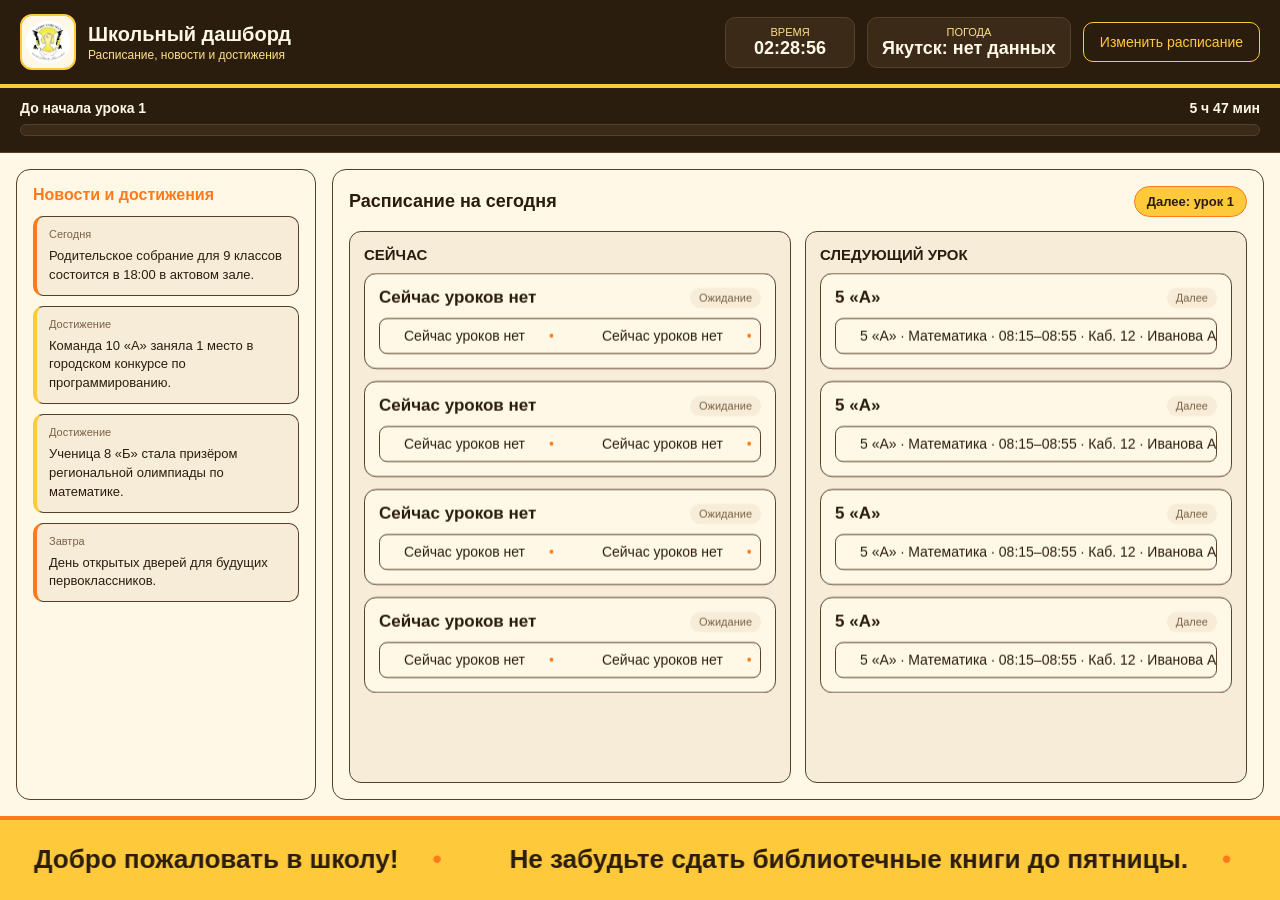
<file: index.html>
<!DOCTYPE html>
<html lang="ru">
<head>
  <meta charset="UTF-8">
  <meta name="viewport" content="width=device-width, initial-scale=1.0">
  <title>Школьный дашборд</title>
  <link rel="stylesheet" href="style.css">
</head>
<body>

<header>
  <div class="logo">
    <img
      class="logo-image"
      src="image.png"
      alt="Логотип школы"
    >

    <div>
      <h1>Школьный дашборд</h1>
      <p>Расписание, новости и достижения</p>
    </div>
  </div>

  <div class="header-info">
    <div class="info-card">
      <div class="label">Время</div>
      <div class="value" id="clock">--:--:--</div>
    </div>

    <div class="info-card">
      <div class="label">Погода</div>
      <div class="value" id="weather">Загрузка…</div>
    </div>

    <a class="admin-link" href="admin.html">Изменить расписание</a>
  </div>
</header>

<div class="timeline">
  <div class="timeline-info">
    <span id="timelineLabel">Определение времени…</span>
    <span id="timelineTime">--:--</span>
  </div>

  <div class="timeline-bar">
    <div class="timeline-progress" id="timelineProgress"></div>
  </div>
</div>

<main>
  <aside class="side-panel">
    <h2>Новости и достижения</h2>
    <div id="sidePanelContent"></div>
  </aside>

  <section class="schedule">
    <div class="schedule-head">
      <h2>Расписание на сегодня</h2>
      <div class="current-lesson" id="currentLesson">Определение урока…</div>
    </div>

    <div class="schedule-columns">
      <div class="schedule-column">
        <h3>Сейчас</h3>
        <div class="vertical-marquee">
          <div class="vertical-inner" id="currentClasses"></div>
        </div>
      </div>

      <div class="schedule-column">
        <h3>Следующий урок</h3>
        <div class="vertical-marquee">
          <div class="vertical-inner" id="nextClasses"></div>
        </div>
      </div>
    </div>
  </section>
</main>

<div class="news-ticker">
  <div class="news-ticker-inner" id="newsTicker"></div>
</div>

<script>
  const DEFAULT_DATA = {
    lessons: [
      { start: 495, end: 535, name: "1 урок", subject: "Математика" },
      { start: 545, end: 585, name: "2 урок", subject: "Русский язык" },
      { start: 595, end: 635, name: "3 урок", subject: "Литература" },
      { start: 645, end: 685, name: "4 урок", subject: "История" },
      { start: 695, end: 735, name: "5 урок", subject: "Английский язык" },
      { start: 745, end: 785, name: "6 урок", subject: "Физика" },
      { start: 795, end: 835, name: "7 урок", subject: "Информатика" },
      { start: 845, end: 885, name: "8 урок", subject: "Химия" },
      { start: 895, end: 935, name: "9 урок", subject: "Биология" },
      { start: 945, end: 985, name: "10 урок", subject: "География" }
    ],
    classes: [
      { name: "5 «А»", room: "Каб. 12", teacher: "Иванова А. П." },
      { name: "5 «Б»", room: "Каб. 13", teacher: "Николаева О. В." },
      { name: "6 «А»", room: "Каб. 24", teacher: "Петров С. В." },
      { name: "6 «Б»", room: "Каб. 25", teacher: "Фёдоров И. И." },
      { name: "7 «А»", room: "Каб. 31", teacher: "Смирнова Е. Н." },
      { name: "7 «Б»", room: "Каб. 32", teacher: "Павлова Н. С." },
      { name: "8 «А»", room: "Каб. 18", teacher: "Алексеев Р. П." },
      { name: "8 «Б»", room: "Каб. 19", teacher: "Кузнецов Д. А." },
      { name: "9 «А»", room: "Каб. 22", teacher: "Орлова М. И." },
      { name: "9 «Б»", room: "Каб. 23", teacher: "Егорова Л. А." },
      { name: "10 «А»", room: "Каб. 40", teacher: "Соколов В. В." },
      { name: "10 «Б»", room: "Каб. 41", teacher: "Григорьев А. Н." },
      { name: "11 «А»", room: "Каб. 46", teacher: "Семёнова В. К." },
      { name: "11 «Б»", room: "Каб. 47", teacher: "Морозова Т. С." }
    ],
    sideNews: [
      {
        type: "news",
        date: "Сегодня",
        text: "Родительское собрание для 9 классов состоится в 18:00 в актовом зале.",
        photo: ""
      },
      {
        type: "achievement",
        date: "Достижение",
        text: "Команда 10 «А» заняла 1 место в городском конкурсе по программированию.",
        photo: ""
      },
      {
        type: "achievement",
        date: "Достижение",
        text: "Ученица 8 «Б» стала призёром региональной олимпиады по математике.",
        photo: ""
      },
      {
        type: "news",
        date: "Завтра",
        text: "День открытых дверей для будущих первоклассников.",
        photo: ""
      }
    ],
    tickerNews: [
      "Добро пожаловать в школу!",
      "Не забудьте сдать библиотечные книги до пятницы.",
      "Фотокросс состоится в субботу в 11:00.",
      "Поздравляем победителей школьной олимпиады!",
      "Следите за расписанием и не опаздывайте на уроки."
    ]
  };

  const CITY = "Якутск";
  const LAT = 62.0281;
  const LON = 129.7326;

  const CLASS_MARQUEE_SPEED = 10;
  const NEWS_MARQUEE_SPEED = 8;

  function loadData() {
    const saved = localStorage.getItem("schoolDashboardData");

    if (!saved) {
      return structuredClone(DEFAULT_DATA);
    }

    return JSON.parse(saved);
  }

  function pad(number) {
    return String(number).padStart(2, "0");
  }

  function formatTime(minutes) {
    return `${pad(Math.floor(minutes / 60))}:${pad(minutes % 60)}`;
  }

  function formatRemaining(minutes) {
    const hours = Math.floor(minutes / 60);
    const mins = minutes % 60;

    if (hours > 0) {
      return `${hours} ч ${mins} мин`;
    }

    return `${mins} мин`;
  }

  function setMarqueeSpeed(track, speed) {
    requestAnimationFrame(() => {
      const container = track.parentElement;
      const containerWidth = container.clientWidth;

      let contentWidth = track.scrollWidth / 2;

      while (contentWidth < containerWidth * 2) {
        const spans = Array.from(track.children);

        spans.forEach(span => {
          const copy = span.cloneNode(true);
          track.appendChild(copy);
        });

        contentWidth = track.scrollWidth / 2;
      }

      if (contentWidth > 0) {
        const duration = contentWidth / speed;
        track.style.setProperty("--marquee-duration", `${duration}s`);
      }
    });
  }

  function setVerticalSpeed(track, speed) {
    requestAnimationFrame(() => {
      const contentHeight = track.scrollHeight / 2;

      if (contentHeight > 0) {
        const duration = contentHeight / speed;
        track.style.setProperty("--vertical-duration", `${duration}s`);
      }
    });
  }

  function updateClock() {
    const now = new Date();

    document.getElementById("clock").textContent =
      `${pad(now.getHours())}:${pad(now.getMinutes())}:${pad(now.getSeconds())}`;

    updateTimeline(now.getHours() * 60 + now.getMinutes());
  }

  function updateTimeline(nowMinutes) {
    const data = loadData();
    const lessons = data.lessons;

    const label = document.getElementById("timelineLabel");
    const time = document.getElementById("timelineTime");
    const progress = document.getElementById("timelineProgress");

    let activeLesson = null;
    let nextLesson = null;

    lessons.forEach(lesson => {
      if (nowMinutes >= lesson.start && nowMinutes < lesson.end) {
        activeLesson = lesson;
      }

      if (!nextLesson && lesson.start > nowMinutes) {
        nextLesson = lesson;
      }
    });

    if (activeLesson) {
      const total = activeLesson.end - activeLesson.start;
      const passed = nowMinutes - activeLesson.start;
      const remaining = activeLesson.end - nowMinutes;

      const lessonNumber = activeLesson.name.replace(" урок", "");

      label.textContent = `До конца урока ${lessonNumber}`;
      time.textContent = formatRemaining(remaining);

      progress.style.width = `${(passed / total) * 100}%`;
      progress.style.background = "var(--orange)";

      return;
    }

    if (nextLesson) {
      const breakEnd = nextLesson.start;
      const breakStart = nextLesson.start - 10;

      if (nowMinutes >= breakStart && nowMinutes < breakEnd) {
        const total = breakEnd - breakStart;
        const passed = nowMinutes - breakStart;
        const remaining = breakEnd - nowMinutes;

        label.textContent = "До конца перемены";
        time.textContent = formatRemaining(remaining);

        progress.style.width = `${(passed / total) * 100}%`;
        progress.style.background = "var(--yellow)";

        return;
      }

      const remaining = nextLesson.start - nowMinutes;
      const lessonNumber = nextLesson.name.replace(" урок", "");

      label.textContent = `До начала урока ${lessonNumber}`;
      time.textContent = formatRemaining(remaining);

      progress.style.width = "0%";
      progress.style.background = "var(--yellow)";

      return;
    }

    label.textContent = "Уроки на сегодня завершены";
    time.textContent = "";

    progress.style.width = "100%";
    progress.style.background = "var(--orange)";
  }

  function updateSchedule() {
    const now = new Date();
    const nowMinutes = now.getHours() * 60 + now.getMinutes();

    const data = loadData();
    const currentLesson = document.getElementById("currentLesson");

    const currentBox = document.getElementById("currentClasses");
    const nextBox = document.getElementById("nextClasses");

    currentBox.innerHTML = "";
    nextBox.innerHTML = "";

    const upcomingLessons = data.lessons.filter(
      lesson => lesson.end > nowMinutes
    );

    let activeLesson = null;
    let nextLesson = null;

    upcomingLessons.forEach(lesson => {
      if (nowMinutes >= lesson.start && nowMinutes < lesson.end) {
        activeLesson = lesson;
      }

      if (!nextLesson && lesson.start > nowMinutes) {
        nextLesson = lesson;
      }
    });

    if (activeLesson) {
      const lessonNumber = activeLesson.name.replace(" урок", "");

      currentLesson.textContent = `Урок ${lessonNumber}`;
    } else if (nextLesson) {
      const lessonNumber = nextLesson.name.replace(" урок", "");

      currentLesson.textContent = `Далее: урок ${lessonNumber}`;
    } else {
      currentLesson.textContent = "Уроки завершены";
    }

    const currentClasses = [];
    const nextClasses = [];

    upcomingLessons.forEach((lesson, index) => {
      const schoolClass = data.classes[index % data.classes.length];

      const text =
        `${schoolClass.name} · ${lesson.subject} · ` +
        `${formatTime(lesson.start)}–${formatTime(lesson.end)} · ` +
        `${schoolClass.room} · ${schoolClass.teacher}`;

      if (activeLesson === lesson) {
        currentClasses.push({
          text,
          status: "Сейчас"
        });
      }

      if (nextLesson === lesson) {
        nextClasses.push({
          text,
          status: "Далее"
        });
      }
    });

    if (currentClasses.length === 0) {
      currentClasses.push({
        text: "Сейчас уроков нет",
        status: "Ожидание"
      });
    }

    if (nextClasses.length === 0) {
      nextClasses.push({
        text: "Следующих уроков нет",
        status: "Ожидание"
      });
    }

    fillVerticalMarquee(currentBox, currentClasses, CLASS_MARQUEE_SPEED);
    fillVerticalMarquee(nextBox, nextClasses, CLASS_MARQUEE_SPEED);
  }

  function createClassCard(item) {
    const card = document.createElement("div");
    card.className = "class-card";

    const className = item.text.split(" · ")[0];

    card.innerHTML = `
      <div class="class-title">
        <strong>${className}</strong>
        <span class="status">${item.status}</span>
      </div>

      <div class="marquee">
        <div class="marquee-inner">
          <span>${item.text}</span>
          <span>${item.text}</span>
        </div>
      </div>
    `;

    const track = card.querySelector(".marquee-inner");
    setMarqueeSpeed(track, CLASS_MARQUEE_SPEED);

    return card;
  }

  function fillVerticalMarquee(box, items, speed) {
    const repeats = 4;

    for (let i = 0; i < repeats; i++) {
      items.forEach(item => {
        box.appendChild(createClassCard(item));
      });
    }

    setVerticalSpeed(box, speed);
  }

  function renderSidePanel() {
    const data = loadData();
    const box = document.getElementById("sidePanelContent");

    box.innerHTML = "";

    data.sideNews.forEach(item => {
      const block = document.createElement("div");

      block.className =
        item.type === "achievement" ? "achievement" : "news-item";

      let photoHTML = "";

      if (item.type === "achievement" && item.photo) {
        photoHTML = `
          <img
            class="achievement-photo"
            src="${item.photo}"
            alt="Фото достижения"
          >
        `;
      }

      block.innerHTML = `
        ${photoHTML}
        <time>${item.date}</time>
        ${item.text}
      `;

      box.appendChild(block);
    });
  }

  function renderTicker() {
    const data = loadData();
    const ticker = document.getElementById("newsTicker");

    ticker.innerHTML = `
      <div class="news-ticker-inner"></div>
    `;

    const track = ticker.querySelector(".news-ticker-inner");
    const repeats = 4;

    for (let i = 0; i < repeats; i++) {
      data.tickerNews.forEach(text => {
        const span = document.createElement("span");
        span.textContent = text;
        track.appendChild(span);
      });
    }

    setMarqueeSpeed(track, NEWS_MARQUEE_SPEED);
  }

  async function loadWeather() {
    const url =
      `https://api.open-meteo.com/v1/forecast` +
      `?latitude=${LAT}&longitude=${LON}` +
      `&current=temperature_2m,weather_code,wind_speed_10m` +
      `&timezone=Asia%2FYakutsk`;

    try {
      const response = await fetch(url);
      const data = await response.json();

      const temperature = Math.round(data.current.temperature_2m);
      const wind = Math.round(data.current.wind_speed_10m);

      document.getElementById("weather").textContent =
        `${CITY}: ${temperature}°C · ветер ${wind} км/ч`;
    } catch {
      document.getElementById("weather").textContent =
        `${CITY}: нет данных`;
    }
  }

  updateClock();
  setInterval(updateClock, 1000);

  updateSchedule();
  setInterval(updateSchedule, 30000);

  renderSidePanel();
  renderTicker();

  loadWeather();
  setInterval(loadWeather, 10 * 60 * 1000);

  let resizeTimer;

  window.addEventListener("resize", () => {
    clearTimeout(resizeTimer);

    resizeTimer = setTimeout(() => {
      document
        .querySelectorAll(".marquee-inner, .news-ticker-inner")
        .forEach(track => {
          const isClassTrack = track.closest(".marquee");
          const speed = isClassTrack
            ? CLASS_MARQUEE_SPEED
            : NEWS_MARQUEE_SPEED;

          setMarqueeSpeed(track, speed);
        });

      document
        .querySelectorAll(".vertical-inner")
        .forEach(track => {
          setVerticalSpeed(track, CLASS_MARQUEE_SPEED);
        });
    }, 200);
  });
</script>

</body>
</html>
</file>
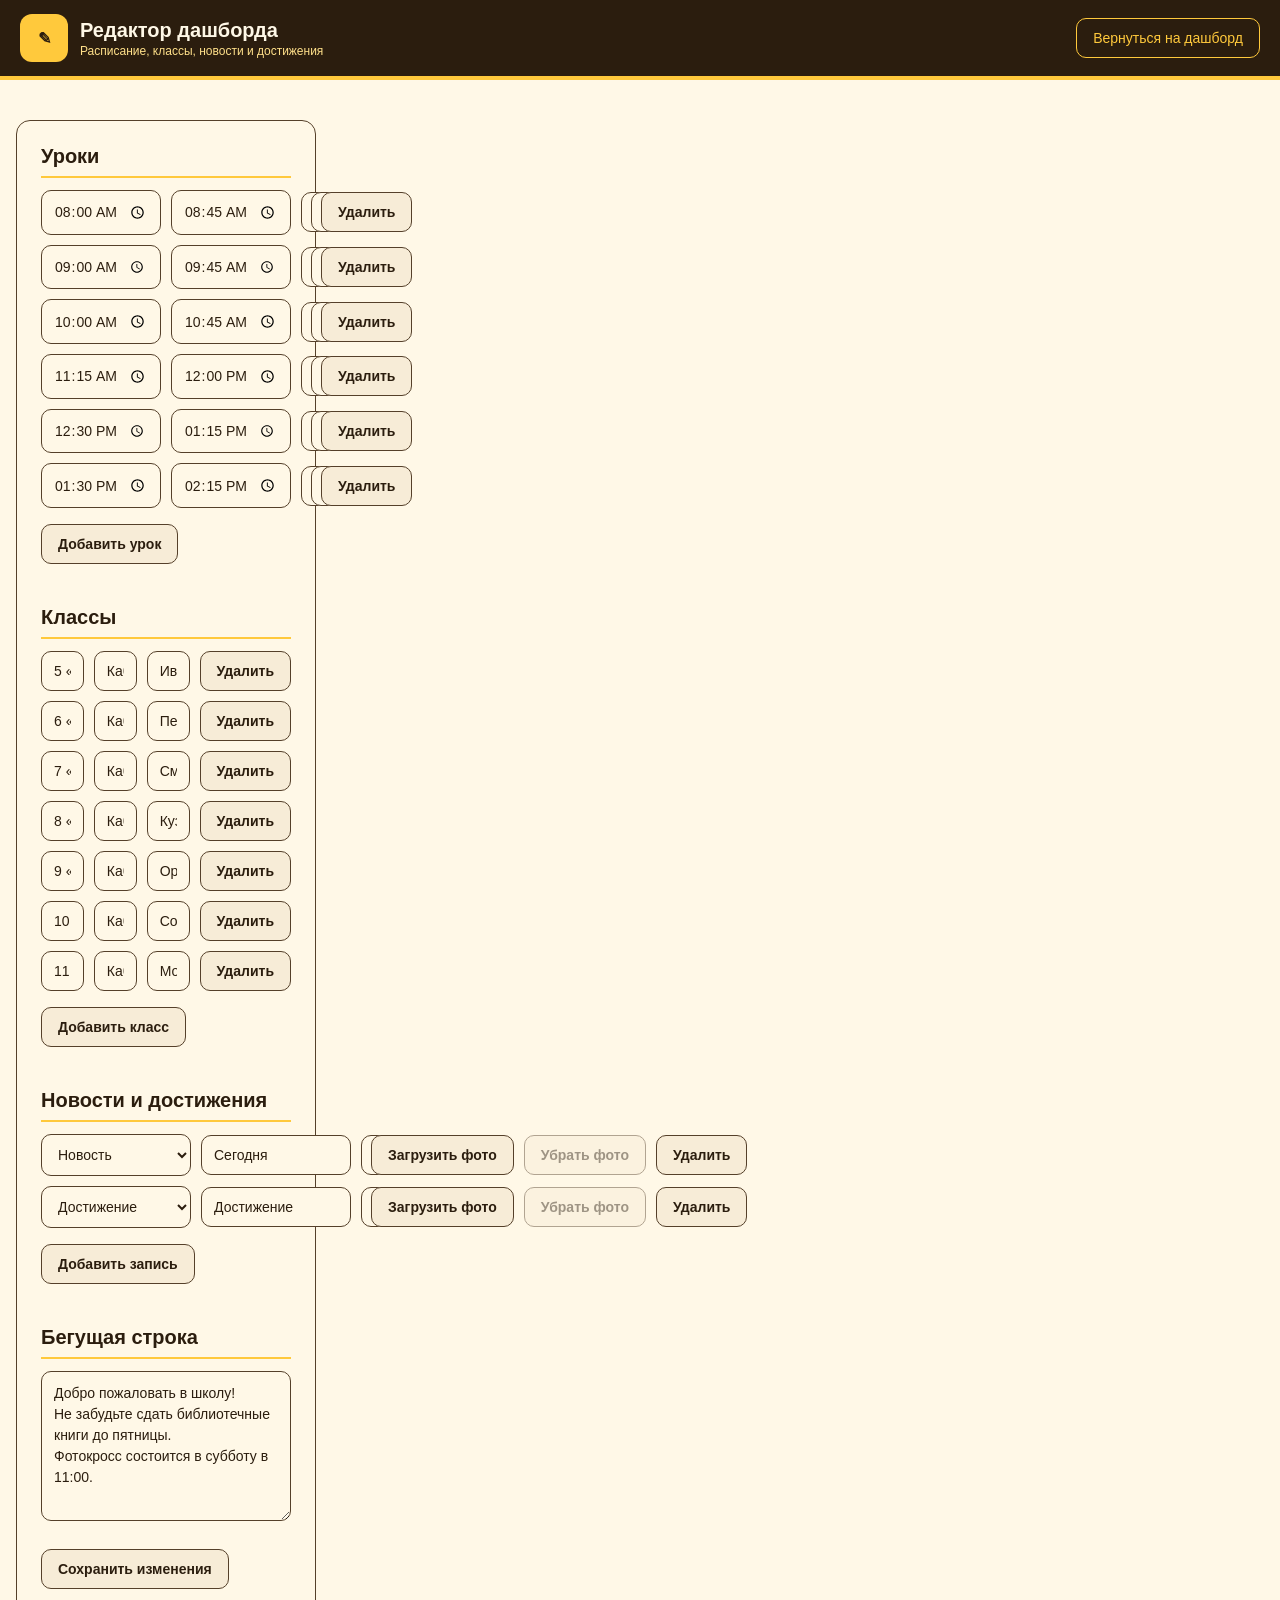
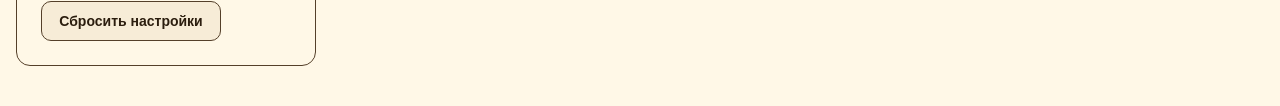
<file: admin.html>
<!DOCTYPE html>
<html lang="ru">
<head>
  <meta charset="UTF-8">
  <meta name="viewport" content="width=device-width, initial-scale=1.0">
  <title>Редактор дашборда</title>
  <link rel="stylesheet" href="style.css">
</head>
<body>

<header>
  <div class="logo">
    <div class="logo-mark">✎</div>
    <div>
      <h1>Редактор дашборда</h1>
      <p>Расписание, классы, новости и достижения</p>
    </div>
  </div>

  <div class="header-info">
    <a class="admin-link" href="index.html">Вернуться на дашборд</a>
  </div>
</header>

<main>
  <section class="editor">
    <h2>Уроки</h2>
    <div id="lessonsEditor"></div>

    <button class="add-button" id="addLesson">Добавить урок</button>

    <h2>Классы</h2>
    <div id="classesEditor"></div>

    <button class="add-button" id="addClass">Добавить класс</button>

    <h2>Новости и достижения</h2>
    <div id="sideNewsEditor"></div>

    <button class="add-button" id="addSideNews">Добавить запись</button>

    <h2>Бегущая строка</h2>
    <textarea id="tickerNews" rows="6" placeholder="Каждая новость — с новой строки"></textarea>

    <div class="editor-actions">
      <button id="saveButton">Сохранить изменения</button>
      <button id="resetButton">Сбросить настройки</button>
    </div>
  </section>
</main>

<div class="crop-modal" id="cropModal">
  <div class="crop-box">
    <h3>Обрезка фотографии</h3>
    <p>Выделите мышью нужную область. Соотношение — 16:9.</p>

    <div class="crop-area" id="cropArea">
      <img id="cropImage" alt="Фото для обрезки">
      <div class="crop-selection" id="cropSelection"></div>
    </div>

    <div class="editor-actions">
      <button id="cropSave">Обрезать и сохранить</button>
      <button id="cropCancel">Отмена</button>
    </div>
  </div>
</div>

<script>
  const DEFAULT_DATA = {
    lessons: [
      { start: 480, end: 525, name: "1 урок", subject: "Математика" },
      { start: 540, end: 585, name: "2 урок", subject: "Русский язык" },
      { start: 600, end: 645, name: "3 урок", subject: "Физика" },
      { start: 675, end: 720, name: "4 урок", subject: "Информатика" },
      { start: 750, end: 795, name: "5 урок", subject: "История" },
      { start: 810, end: 855, name: "6 урок", subject: "Английский язык" }
    ],
    classes: [
      { name: "5 «А»", room: "Каб. 12", teacher: "Иванова А. П." },
      { name: "6 «Б»", room: "Каб. 24", teacher: "Петров С. В." },
      { name: "7 «А»", room: "Каб. 31", teacher: "Смирнова Е. Н." },
      { name: "8 «Б»", room: "Каб. 18", teacher: "Кузнецов Д. А." },
      { name: "9 «А»", room: "Каб. 22", teacher: "Орлова М. И." },
      { name: "10 «А»", room: "Каб. 40", teacher: "Соколов В. В." },
      { name: "11 «Б»", room: "Каб. 45", teacher: "Морозова Т. С." }
    ],
    sideNews: [
      {
        type: "news",
        date: "Сегодня",
        text: "Родительское собрание для 9 классов состоится в 18:00 в актовом зале.",
        photo: ""
      },
      {
        type: "achievement",
        date: "Достижение",
        text: "Команда 10 «А» заняла 1 место в городском конкурсе по программированию.",
        photo: ""
      }
    ],
    tickerNews: [
      "Добро пожаловать в школу!",
      "Не забудьте сдать библиотечные книги до пятницы.",
      "Фотокросс состоится в субботу в 11:00."
    ]
  };

  let currentCropItem = null;

  function loadData() {
    const saved = localStorage.getItem("schoolDashboardData");

    if (!saved) {
      return structuredClone(DEFAULT_DATA);
    }

    return JSON.parse(saved);
  }

  function saveData(data) {
    localStorage.setItem("schoolDashboardData", JSON.stringify(data));
  }

  function timeToMinutes(value) {
    const parts = value.split(":");
    return Number(parts[0]) * 60 + Number(parts[1]);
  }

  function minutesToTime(minutes) {
    const hours = Math.floor(minutes / 60);
    const mins = minutes % 60;

    return `${String(hours).padStart(2, "0")}:${String(mins).padStart(2, "0")}`;
  }

  function createInput(value, placeholder) {
    const input = document.createElement("input");
    input.type = "text";
    input.value = value;
    input.placeholder = placeholder;

    return input;
  }

  function createRemoveButton(onClick) {
    const button = document.createElement("button");
    button.className = "remove-button";
    button.textContent = "Удалить";
    button.onclick = onClick;

    return button;
  }

  function renderLessons(data) {
    const box = document.getElementById("lessonsEditor");
    box.innerHTML = "";

    data.lessons.forEach((lesson, index) => {
      const row = document.createElement("div");
      row.className = "editor-row lessons-row";

      const startTime = document.createElement("input");
      startTime.type = "time";
      startTime.value = minutesToTime(lesson.start);

      const endTime = document.createElement("input");
      endTime.type = "time";
      endTime.value = minutesToTime(lesson.end);

      const name = createInput(lesson.name, "Название урока");
      const subject = createInput(lesson.subject, "Предмет");

      startTime.onchange = () => lesson.start = timeToMinutes(startTime.value);
      endTime.onchange = () => lesson.end = timeToMinutes(endTime.value);
      name.oninput = () => lesson.name = name.value;
      subject.oninput = () => lesson.subject = subject.value;

      const removeButton = createRemoveButton(() => {
        data.lessons.splice(index, 1);
        saveData(data);
        renderAll();
      });

      row.append(startTime, endTime, name, subject, removeButton);
      box.appendChild(row);
    });
  }

  function renderClasses(data) {
    const box = document.getElementById("classesEditor");
    box.innerHTML = "";

    data.classes.forEach((schoolClass, index) => {
      const row = document.createElement("div");
      row.className = "editor-row classes-row";

      const name = createInput(schoolClass.name, "Класс");
      const room = createInput(schoolClass.room, "Кабинет");
      const teacher = createInput(schoolClass.teacher, "Учитель");

      name.oninput = () => schoolClass.name = name.value;
      room.oninput = () => schoolClass.room = room.value;
      teacher.oninput = () => schoolClass.teacher = teacher.value;

      const removeButton = createRemoveButton(() => {
        data.classes.splice(index, 1);
        saveData(data);
        renderAll();
      });

      row.append(name, room, teacher, removeButton);
      box.appendChild(row);
    });
  }

  function renderSideNews(data) {
    const box = document.getElementById("sideNewsEditor");
    box.innerHTML = "";

    data.sideNews.forEach((item, index) => {
      const row = document.createElement("div");
      row.className = "editor-row news-row";

      const type = document.createElement("select");
      type.innerHTML = `
        <option value="news">Новость</option>
        <option value="achievement">Достижение</option>
      `;
      type.value = item.type;

      const date = createInput(item.date, "Дата");
      const text = createInput(item.text, "Текст");

      const photoButton = document.createElement("button");
      photoButton.className = "photo-button";
      photoButton.textContent = item.photo ? "Изменить фото" : "Загрузить фото";

      const removePhotoButton = document.createElement("button");
      removePhotoButton.className = "photo-remove-button";
      removePhotoButton.textContent = "Убрать фото";
      removePhotoButton.disabled = !item.photo;

      const removeButton = createRemoveButton(() => {
        data.sideNews.splice(index, 1);
        saveData(data);
        renderAll();
      });

      type.onchange = () => item.type = type.value;
      date.oninput = () => item.date = date.value;
      text.oninput = () => item.text = text.value;

      photoButton.onclick = () => {
        const fileInput = document.createElement("input");
        fileInput.type = "file";
        fileInput.accept = "image/*";

        fileInput.onchange = () => {
          const file = fileInput.files[0];

          if (!file) return;

          const reader = new FileReader();

          reader.onload = () => {
            currentCropItem = item;
            openCropModal(reader.result);
          };

          reader.readAsDataURL(file);
        };

        fileInput.click();
      };

      removePhotoButton.onclick = () => {
        item.photo = "";
        saveData(data);
        renderAll();
      };

      row.append(type, date, text, photoButton, removePhotoButton, removeButton);
      box.appendChild(row);
    });
  }

  function renderAll() {
    const data = loadData();

    renderLessons(data);
    renderClasses(data);
    renderSideNews(data);

    document.getElementById("tickerNews").value =
      data.tickerNews.join("\n");
  }

  const cropModal = document.getElementById("cropModal");
  const cropArea = document.getElementById("cropArea");
  const cropImage = document.getElementById("cropImage");
  const cropSelection = document.getElementById("cropSelection");

  let isSelecting = false;
  let startX = 0;
  let startY = 0;

  function openCropModal(imageSrc) {
    cropImage.src = imageSrc;
    cropSelection.style.display = "none";
    cropModal.classList.add("active");
  }

  function closeCropModal() {
    cropModal.classList.remove("active");
    cropImage.src = "";
    currentCropItem = null;
  }

  cropArea.addEventListener("mousedown", event => {
    isSelecting = true;

    const rect = cropArea.getBoundingClientRect();

    startX = event.clientX - rect.left;
    startY = event.clientY - rect.top;

    cropSelection.style.left = `${startX}px`;
    cropSelection.style.top = `${startY}px`;
    cropSelection.style.width = "0px";
    cropSelection.style.height = "0px";
    cropSelection.style.display = "block";
  });

  cropArea.addEventListener("mousemove", event => {
    if (!isSelecting) return;

    const rect = cropArea.getBoundingClientRect();

    let currentX = event.clientX - rect.left;
    let currentY = event.clientY - rect.top;

    let width = currentX - startX;
    let height = currentY - startY;

    if (width < 0) {
      width = Math.abs(width);
      cropSelection.style.left = `${currentX}px`;
    }

    if (height < 0) {
      height = Math.abs(height);
      cropSelection.style.top = `${currentY}px`;
    }

    const targetRatio = 16 / 9;

    if (width / height > targetRatio) {
      height = width / targetRatio;
    } else {
      width = height * targetRatio;
    }

    cropSelection.style.width = `${width}px`;
    cropSelection.style.height = `${height}px`;
  });

  window.addEventListener("mouseup", () => {
    isSelecting = false;
  });

  document.getElementById("cropSave").onclick = () => {
    if (!currentCropItem) return;

    const selectionRect = cropSelection.getBoundingClientRect();
    const imageRect = cropImage.getBoundingClientRect();

    const scaleX = cropImage.naturalWidth / imageRect.width;
    const scaleY = cropImage.naturalHeight / imageRect.height;

    const cropX = (selectionRect.left - imageRect.left) * scaleX;
    const cropY = (selectionRect.top - imageRect.top) * scaleY;
    const cropWidth = selectionRect.width * scaleX;
    const cropHeight = selectionRect.height * scaleY;

    if (cropWidth < 10 || cropHeight < 10) {
      alert("Выделите область фотографии");
      return;
    }

    const canvas = document.createElement("canvas");
    const context = canvas.getContext("2d");

    const outputWidth = 900;
    const outputHeight = Math.round(outputWidth * 9 / 16);

    canvas.width = outputWidth;
    canvas.height = outputHeight;

    context.drawImage(
      cropImage,
      cropX,
      cropY,
      cropWidth,
      cropHeight,
      0,
      0,
      outputWidth,
      outputHeight
    );

    currentCropItem.photo = canvas.toDataURL("image/jpeg", 0.85);

    saveData(loadData());
    closeCropModal();
    renderAll();
  };

  document.getElementById("cropCancel").onclick = closeCropModal;

  document.getElementById("addLesson").onclick = () => {
    const data = loadData();

    data.lessons.push({
      start: 480,
      end: 525,
      name: "Новый урок",
      subject: "Предмет"
    });

    saveData(data);
    renderAll();
  };

  document.getElementById("addClass").onclick = () => {
    const data = loadData();

    data.classes.push({
      name: "Новый класс",
      room: "Кабинет",
      teacher: "Учитель"
    });

    saveData(data);
    renderAll();
  };

  document.getElementById("addSideNews").onclick = () => {
    const data = loadData();

    data.sideNews.push({
      type: "achievement",
      date: "Сегодня",
      text: "Новое достижение",
      photo: ""
    });

    saveData(data);
    renderAll();
  };

  document.getElementById("saveButton").onclick = () => {
    const data = loadData();

    data.tickerNews = document
      .getElementById("tickerNews")
      .value
      .split("\n")
      .map(item => item.trim())
      .filter(Boolean);

    saveData(data);
    alert("Изменения сохранены");
  };

  document.getElementById("resetButton").onclick = () => {
    if (confirm("Сбросить все изменения и вернуть стандартные данные?")) {
      localStorage.removeItem("schoolDashboardData");
      renderAll();
    }
  };

  renderAll();
</script>

</body>
</html>
</file>
<file: style.css>
:root {
  --cream: #fff8e7;
  --cream-soft: #f7ecd7;
  --brown: #2b1d0e;
  --brown-soft: #3b2a18;
  --brown-line: #55402a;
  --orange: #ff7a1a;
  --orange-soft: #ffb066;
  --yellow: #ffc93c;
  --yellow-soft: #ffe08a;
  --text: #2b1d0e;
  --muted: #7a6247;
  --white: #fff8e7;
}

* {
  box-sizing: border-box;
}

html,
body {
  max-width: 100%;
  overflow-x: hidden;
}

body {
  margin: 0;
  min-height: 100vh;
  background: var(--cream);
  color: var(--text);
  font-family: Arial, Helvetica, "Segoe UI", sans-serif;
  display: flex;
  flex-direction: column;
}

/* Шапка */
header {
  display: flex;
  align-items: center;
  justify-content: space-between;
  gap: 16px;
  padding: 14px 20px;
  background: var(--brown);
  border-bottom: 4px solid var(--yellow);
  flex-wrap: wrap;
}

.logo {
  display: flex;
  align-items: center;
  gap: 12px;
  min-width: 240px;
}

.logo-mark {
  width: 48px;
  height: 48px;
  border-radius: 12px;
  background: var(--yellow);
  color: var(--brown);
  display: grid;
  place-items: center;
  font-weight: 800;
}

.logo h1 {
  margin: 0;
  font-size: 20px;
  color: var(--cream);
}

.logo p {
  margin: 2px 0 0;
  font-size: 12px;
  color: var(--yellow-soft);
}

.header-info {
  display: flex;
  align-items: center;
  gap: 12px;
  flex-wrap: wrap;
}

.info-card {
  background: var(--brown-soft);
  border: 1px solid var(--brown-line);
  border-radius: 10px;
  padding: 8px 14px;
  min-width: 130px;
  text-align: center;
}

.info-card .label {
  font-size: 11px;
  color: var(--yellow-soft);
  text-transform: uppercase;
}

.info-card .value {
  font-size: 18px;
  font-weight: 700;
  color: var(--cream);
}

.admin-link {
  display: inline-block;
  padding: 11px 16px;
  border: 1px solid var(--yellow);
  border-radius: 10px;
  background: transparent;
  color: var(--yellow);
  text-decoration: none;
  font-size: 14px;
  transition: background .2s ease, color .2s ease;
}

.admin-link:hover,
.admin-link:focus-visible {
  background: var(--yellow);
  color: var(--brown);
}

/* Основная сетка */
main {
  flex: 1;
  display: grid;
  grid-template-columns: 300px minmax(0, 1fr);
  gap: 16px;
  padding: 16px;
  min-height: 0;
}

/* Левая панель */
.side-panel {
  background: var(--white);
  border: 1px solid var(--brown-line);
  border-radius: 14px;
  padding: 16px;
  overflow-y: auto;
  max-height: calc(100vh - 190px);
  position: sticky;
  top: 16px;
}

.side-panel h2 {
  margin: 0 0 12px;
  font-size: 16px;
  color: var(--orange);
}

.news-item,
.achievement {
  background: var(--cream-soft);
  border: 1px solid var(--brown-line);
  border-left: 4px solid var(--orange);
  border-radius: 10px;
  padding: 10px 12px;
  margin-bottom: 10px;
  font-size: 13px;
  line-height: 1.45;
}

.achievement {
  border-left-color: var(--yellow);
}

.news-item time,
.achievement time {
  display: block;
  font-size: 11px;
  color: var(--muted);
  margin-bottom: 4px;
}

.achievement-photo {
  width: 100%;
  height: 150px;
  object-fit: cover;
  border-radius: 8px;
  margin-bottom: 8px;
  display: block;
}

/* Расписание */
.schedule {
  background: var(--white);
  border: 1px solid var(--brown-line);
  border-radius: 14px;
  padding: 16px;
  display: flex;
  flex-direction: column;
  min-width: 0;
  overflow: hidden;
}

.schedule-head {
  display: flex;
  align-items: center;
  justify-content: space-between;
  gap: 12px;
  margin-bottom: 14px;
  flex-wrap: wrap;
}

.schedule-head h2 {
  margin: 0;
  font-size: 18px;
  color: var(--brown);
}

.current-lesson {
  background: var(--yellow);
  border: 1px solid var(--orange);
  color: var(--brown);
  padding: 7px 12px;
  border-radius: 999px;
  font-size: 13px;
  font-weight: 700;
}

.schedule-columns {
  display: grid;
  grid-template-columns: repeat(2, minmax(0, 1fr));
  gap: 14px;
  flex: 1;
  min-height: 0;
}

.schedule-column {
  background: var(--cream-soft);
  border: 1px solid var(--brown-line);
  border-radius: 12px;
  padding: 14px;
  display: flex;
  flex-direction: column;
  min-width: 0;
  min-height: 0;
}

.schedule-column h3 {
  margin: 0 0 10px;
  font-size: 15px;
  color: var(--brown);
  text-transform: uppercase;
}

/* Карточки классов едут снизу вверх */
.vertical-marquee {
  flex: 1;
  min-height: 0;
  overflow: hidden;
  position: relative;
}

.vertical-inner {
  display: flex;
  flex-direction: column;
  gap: 12px;
  width: 100%;
  will-change: transform;
  animation: scroll-up linear infinite;
  animation-duration: var(--vertical-duration, 70s);
}

@keyframes scroll-up {
  from {
    transform: translate3d(0, 0, 0);
  }

  to {
    transform: translate3d(0, -50%, 0);
  }
}

/* Карточка класса */
.class-card {
  background: var(--white);
  border: 1px solid var(--brown-line);
  border-radius: 12px;
  padding: 14px;
  min-width: 0;
}

.class-card.now {
  border-color: var(--orange);
  box-shadow: 0 0 0 2px rgba(255, 122, 26, .15);
}

.class-card.next {
  border-color: var(--yellow);
  box-shadow: 0 0 0 2px rgba(255, 201, 60, .15);
}

.class-title {
  display: flex;
  justify-content: space-between;
  align-items: center;
  gap: 10px;
  margin-bottom: 10px;
}

.class-title strong {
  font-size: 17px;
  color: var(--brown);
}

.status {
  font-size: 11px;
  padding: 4px 9px;
  border-radius: 999px;
  background: var(--cream-soft);
  color: var(--muted);
  white-space: nowrap;
}

.now .status {
  background: var(--orange);
  color: var(--white);
}

.next .status {
  background: var(--yellow);
  color: var(--brown);
}

/* Текст внутри карточки бежит горизонтально */
.marquee {
  overflow: hidden;
  white-space: nowrap;
  border: 1px solid var(--brown-line);
  border-radius: 8px;
  background: var(--cream);
  padding: 8px 0;
}

.marquee-inner {
  display: inline-flex;
  width: max-content;
  will-change: transform;
  animation: marquee-scroll linear infinite;
  animation-duration: var(--marquee-duration, 70s);
}

.marquee-inner span {
  padding: 0 24px;
  font-size: 14px;
  color: var(--brown);
  letter-spacing: 0;
}

.marquee-inner span::after {
  content: "•";
  margin-left: 24px;
  color: var(--orange);
}

@keyframes marquee-scroll {
  from {
    transform: translate3d(0, 0, 0);
  }

  to {
    transform: translate3d(-50%, 0, 0);
  }
}

/* Большая нижняя строка новостей */
.news-ticker {
  overflow: hidden;
  white-space: nowrap;
  background: var(--yellow);
  border-top: 4px solid var(--orange);
  padding: 20px 0;
  min-height: 84px;
  display: flex;
  align-items: center;
}

.news-ticker-inner {
  display: inline-flex;
  width: max-content;
  will-change: transform;
  animation: marquee-scroll linear infinite;
  animation-duration: var(--marquee-duration, 120s);
}

.news-ticker-inner span {
  padding: 0 34px;
  font-size: 26px;
  font-weight: 700;
  color: var(--brown);
  line-height: 1.2;
  letter-spacing: 0;
}

.news-ticker-inner span::after {
  content: "•";
  margin-left: 34px;
  color: var(--orange);
}

/* Редактор */
.editor {
  background: var(--white);
  border: 1px solid var(--brown-line);
  border-radius: 14px;
  padding: 24px;
  max-width: 1100px;
  margin: 24px auto;
  width: 100%;
}

.editor h2 {
  color: var(--brown);
  font-size: 20px;
  margin: 24px 0 12px;
  padding-bottom: 8px;
  border-bottom: 2px solid var(--yellow);
}

.editor h2:first-child {
  margin-top: 0;
}

.editor-row {
  display: grid;
  gap: 10px;
  margin-bottom: 10px;
  align-items: center;
}

.lessons-row {
  grid-template-columns: 120px 120px minmax(0, 1fr) minmax(0, 1fr) auto;
}

.classes-row {
  grid-template-columns: minmax(0, 1fr) minmax(0, 1fr) minmax(0, 1fr) auto;
}

.news-row {
  grid-template-columns: 150px 150px minmax(0, 1fr) auto auto auto;
}

.editor-row input,
.editor-row select,
textarea {
  width: 100%;
  padding: 11px 12px;
  border: 1px solid var(--brown-line);
  border-radius: 10px;
  background: var(--cream);
  color: var(--brown);
  font-size: 14px;
  font-family: Arial, Helvetica, "Segoe UI", sans-serif;
}

.editor-row input:focus,
.editor-row select:focus,
textarea:focus {
  outline: none;
  border-color: var(--orange);
  box-shadow: 0 0 0 3px rgba(255, 122, 26, .15);
}

textarea {
  min-height: 140px;
  resize: vertical;
  line-height: 1.5;
}

.add-button,
.editor-row button,
.editor-actions button {
  padding: 11px 16px;
  border: 1px solid var(--brown-line);
  border-radius: 10px;
  background: var(--cream-soft);
  color: var(--brown);
  cursor: pointer;
  font-size: 14px;
  font-weight: 600;
  white-space: nowrap;
  transition: background .2s ease, color .2s ease, border-color .2s ease;
}

.add-button {
  margin: 6px 0 18px;
}

.photo-button {
  background: var(--yellow);
  border-color: var(--orange);
}

.photo-button:hover {
  background: var(--orange);
  color: var(--white);
}

.photo-remove-button:disabled {
  opacity: .45;
  cursor: not-allowed;
}

.remove-button:hover,
.editor-actions button:hover,
.add-button:hover {
  background: var(--yellow);
  border-color: var(--orange);
  color: var(--brown);
}

.editor-actions {
  display: flex;
  gap: 12px;
  margin-top: 24px;
  flex-wrap: wrap;
}

.editor-actions button {
  min-width: 180px;
}

/* Окно обрезки фото */
.crop-modal {
  position: fixed;
  inset: 0;
  background: rgba(43, 29, 14, .88);
  display: none;
  align-items: center;
  justify-content: center;
  padding: 20px;
  z-index: 100;
}

.crop-modal.active {
  display: flex;
}

.crop-box {
  background: var(--white);
  border: 1px solid var(--brown-line);
  border-radius: 16px;
  padding: 24px;
  max-width: 920px;
  width: 100%;
  max-height: 90vh;
  overflow-y: auto;
}

.crop-box h3 {
  margin: 0 0 6px;
  color: var(--brown);
  font-size: 20px;
}

.crop-box p {
  margin: 0 0 16px;
  color: var(--muted);
  font-size: 13px;
}

.crop-area {
  position: relative;
  width: 100%;
  max-height: 440px;
  overflow: hidden;
  border: 1px solid var(--brown-line);
  border-radius: 12px;
  cursor: crosshair;
  user-select: none;
  background: var(--cream-soft);
}

.crop-area img {
  width: 100%;
  height: auto;
  display: block;
  pointer-events: none;
}

.crop-selection {
  position: absolute;
  border: 3px solid var(--orange);
  background: rgba(255, 201, 60, .2);
  display: none;
  pointer-events: none;
}

/* Адаптивность */
@media (max-width: 1100px) {
  main {
    grid-template-columns: 260px minmax(0, 1fr);
  }
}

@media (max-width: 1000px) {
  .lessons-row,
  .classes-row,
  .news-row {
    grid-template-columns: repeat(2, minmax(0, 1fr));
  }
}

@media (max-width: 950px) {
  main {
    grid-template-columns: minmax(0, 1fr);
  }

  .side-panel {
    position: static;
    max-height: none;
    order: 2;
  }

  .schedule {
    order: 1;
  }
}

@media (max-width: 800px) {
  .schedule-columns {
    grid-template-columns: minmax(0, 1fr);
  }

  .vertical-marquee {
    max-height: 360px;
  }

  .marquee-inner span {
    font-size: 13px;
    padding: 0 18px;
  }

  .marquee-inner span::after {
    margin-left: 18px;
  }

  .news-ticker {
    min-height: 64px;
    padding: 14px 0;
  }

  .news-ticker-inner span {
    font-size: 18px;
    padding: 0 24px;
  }

  .news-ticker-inner span::after {
    margin-left: 24px;
  }
}

@media (max-width: 620px) {
  .editor {
    padding: 16px;
    margin: 12px;
  }

  .lessons-row,
  .classes-row,
  .news-row {
    grid-template-columns: minmax(0, 1fr);
  }

  .editor-actions button {
    width: 100%;
  }
}

@media (max-width: 560px) {
  header {
    justify-content: center;
    text-align: center;
  }

  .header-info {
    justify-content: center;
    width: 100%;
  }

  .info-card {
    flex: 1 1 130px;
  }

  .admin-link {
    width: 100%;
    text-align: center;
  }

  .vertical-marquee {
    max-height: 300px;
  }

  .news-ticker {
    min-height: 56px;
    padding: 10px 0;
  }

  .news-ticker-inner span {
    font-size: 16px;
    padding: 0 18px;
  }

  .news-ticker-inner span::after {
    margin-left: 18px;
  }
}

@media (prefers-reduced-motion: reduce) {
  .marquee-inner,
  .news-ticker-inner,
  .vertical-inner {
    animation: none;
  }
}
/* Верхний таймлайн */
.timeline {
  background: var(--brown);
  border-bottom: 1px solid var(--brown-line);
  padding: 12px 20px 16px;
}

.timeline-info {
  display: flex;
  align-items: center;
  justify-content: space-between;
  gap: 12px;
  margin-bottom: 8px;
  flex-wrap: wrap;
}

.timeline-info span {
  font-size: 14px;
  font-weight: 700;
  color: var(--cream);
}

.timeline-bar {
  width: 100%;
  height: 12px;
  background: var(--brown-soft);
  border: 1px solid var(--brown-line);
  border-radius: 999px;
  overflow: hidden;
}

.timeline-progress {
  width: 0%;
  height: 100%;
  background: var(--orange);
  border-radius: 999px;
  transition: width 1s linear, background .3s ease;
}

@media (max-width: 560px) {
  .timeline {
    padding: 10px 14px 14px;
  }

  .timeline-info span {
    font-size: 12px;
  }

  .timeline-bar {
    height: 10px;
  }
}
/* Логотип школы */
.logo-image {
  width: 56px;
  height: 56px;
  object-fit: contain;
  border-radius: 12px;
  background: var(--cream);
  border: 2px solid var(--yellow);
  padding: 4px;
  flex-shrink: 0;
}

@media (max-width: 560px) {
  .logo-image {
    width: 48px;
    height: 48px;
  }
}
</file>
